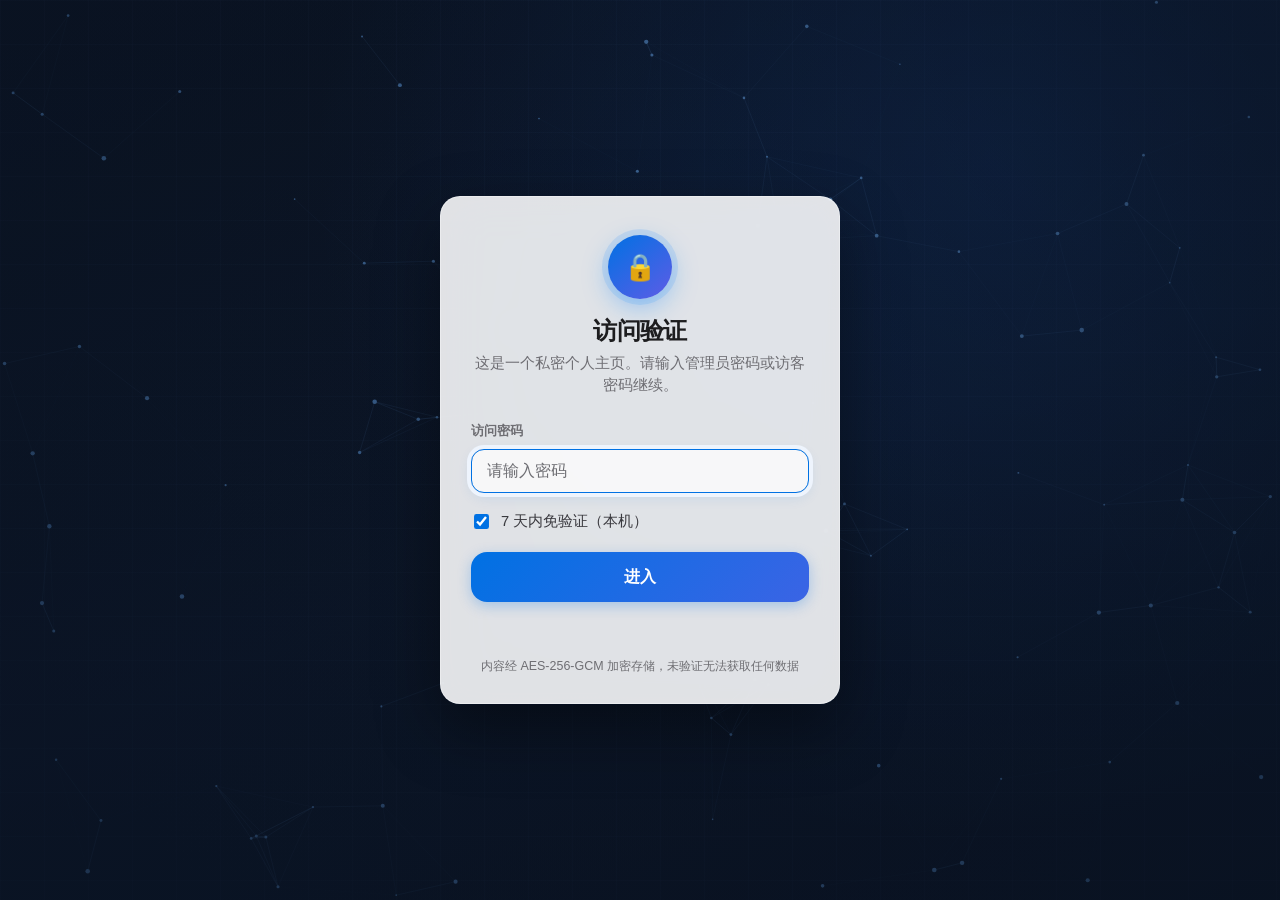
<file: index.html>
<!DOCTYPE html>
<html lang="zh-CN" data-theme="light">
<head>
<meta charset="UTF-8" />
<meta name="viewport" content="width=device-width, initial-scale=1, viewport-fit=cover" />
<title>个人主页 · 访问验证</title>
<meta name="description" content="个人主页私密空间，需要访问密码。请输入管理员或访客密码后浏览完整内容。" />
<meta name="keywords" content="个人主页,简历,作品集,成长经历" />
<meta name="robots" content="index, follow" />
<meta name="theme-color" content="#ffffff" />
<meta property="og:type" content="website" />
<meta property="og:title" content="个人主页 · 访问验证" />
<meta property="og:description" content="个人主页私密空间，需要访问密码。" />
<link rel="icon" href="data:image/svg+xml,%3Csvg xmlns='http://www.w3.org/2000/svg' viewBox='0 0 100 100'%3E%3Ctext y='.9em' font-size='90'%3E%F0%9F%94%92%3C/text%3E%3C/svg%3E" />
<link rel="stylesheet" href="./assets/css/style.css?v=20260824b" />
</head>
<body>
<div id="app" class="app-root">
  <div class="boot-loading"><span class="spinner"></span><p>正在加载…</p></div>
</div>
<button id="backToTop" class="back-to-top" type="button" title="回到顶部" aria-label="回到顶部" hidden>↑</button>
<div class="side-deco side-l" aria-hidden="true"><canvas id="sideRainL"></canvas></div>
<div class="side-deco side-r" aria-hidden="true"><canvas id="sideRainR"></canvas></div>
<div id="toastHost" class="toast-host" aria-live="polite"></div>
<script type="module" src="./assets/js/app.js?v=20260824b"></script>
<noscript>
  <div style="padding:40px;text-align:center;font-family:sans-serif">
    本站需要启用 JavaScript 才能进行访问验证。
  </div>
</noscript>
</body>
</html>
</file>
<file: assets/css/style.css>
@charset "UTF-8";

/* ============================================================
   个人主页 · 全局样式（Apple 风 + 深蓝封面，参考 zzy420328.github.io）
   ============================================================ */

:root {
  --brand: #0071e3;
  --brand-soft: #eef4fd;
  --brand-strong: #0058b0;
  --bg: #f5f5f7;
  --bg-elev: #ffffff;
  --bg-sunken: #ececf0;
  --ink: #1d1d1f;
  --fill: rgba(0, 0, 0, 0.05);
  --fill-strong: rgba(0, 0, 0, 0.09);
  --text: #1d1d1f;
  --text-soft: #3a3a3f;
  --muted: #6e6e73;
  --border: rgba(0, 0, 0, 0.08);
  --danger: #d63031;
  --success: #1f8a4c;
  --warning: #c77700;
  --accent: #5e5ce6;
  --teal: #00a5a5;
  --amber: #c77700;
  --radius: 20px;
  --radius-sm: 14px;
  --shadow: 0 4px 16px rgba(0, 0, 0, 0.05), 0 16px 40px rgba(0, 0, 0, 0.06);
  --shadow-sm: 0 2px 10px rgba(0, 0, 0, 0.04);
  --shadow-hover: 0 8px 24px rgba(0, 0, 0, 0.08), 0 20px 48px rgba(0, 0, 0, 0.08);
  --maxw: 1080px;
  --nav-h: 64px;
  --font: -apple-system, BlinkMacSystemFont, "SF Pro Display", "SF Pro Text",
    "PingFang SC", "HarmonyOS Sans SC", "MiSans", "Microsoft YaHei",
    "Helvetica Neue", Arial, sans-serif;
  --mono: ui-monospace, "SF Mono", SFMono-Regular, Menlo, Consolas, monospace;
}

* { box-sizing: border-box; }

html { scroll-behavior: smooth; -webkit-text-size-adjust: 100%; }

body {
  margin: 0;
  font-family: var(--font);
  background: var(--bg);
  color: var(--text);
  line-height: 1.7;
  font-size: 16px;
  letter-spacing: 0;
  -webkit-font-smoothing: antialiased;
  text-rendering: optimizeLegibility;
  transition: background-color .25s ease, color .25s ease;
}

/* ---------- 每页专属动态背景 ---------- */

body::before {
  content: "";
  position: fixed; inset: 0;
  z-index: -1;
  pointer-events: none;
  background-image: var(--page-glow, none);
  background-size: 190% 190%;
  animation: bgDrift 30s ease-in-out infinite alternate;
}
@keyframes bgDrift {
  from { background-position: 0% 0%; }
  to { background-position: 100% 100%; }
}

/* 简历页 · 学术蓝 */
body[data-page="resume"] { --page-glow:
  radial-gradient(58% 48% at 14% 0%, color-mix(in srgb, #0071e3 14%, var(--bg)), transparent 70%),
  radial-gradient(50% 44% at 88% 16%, color-mix(in srgb, #5e5ce6 11%, var(--bg)), transparent 70%);
}
/* 实习经历页 · 靛青旅程 */
body[data-page="timeline"] { --page-glow:
  radial-gradient(56% 46% at 84% 0%, color-mix(in srgb, #5e5ce6 14%, var(--bg)), transparent 70%),
  radial-gradient(48% 42% at 10% 22%, color-mix(in srgb, #00a5a5 11%, var(--bg)), transparent 70%);
}
/* 项目经历页 · 琥珀创造 */
body[data-page="about"] { --page-glow:
  radial-gradient(56% 46% at 20% 0%, color-mix(in srgb, #c77700 12%, var(--bg)), transparent 70%),
  radial-gradient(46% 40% at 85% 20%, color-mix(in srgb, #d64545 9%, var(--bg)), transparent 70%);
}
/* 联系页 · 青色通讯 */
body[data-page="contact"] { --page-glow:
  radial-gradient(58% 48% at 50% 0%, color-mix(in srgb, #00a5a5 13%, var(--bg)), transparent 72%);
}
/* 搜索页 · 紫罗兰 */
body[data-page="search"] { --page-glow:
  radial-gradient(52% 46% at 82% 0%, color-mix(in srgb, #af52de 11%, var(--bg)), transparent 70%);
}
/* 文章页 · 静谧蓝灰 */
body[data-page="post"] { --page-glow:
  radial-gradient(50% 42% at 16% 0%, color-mix(in srgb, #0071e3 10%, var(--bg)), transparent 70%);
}
/* 404 · 活泼双色调 */
body[data-page="404"] { --page-glow:
  radial-gradient(50% 44% at 20% 10%, color-mix(in srgb, #af52de 13%, var(--bg)), transparent 70%),
  radial-gradient(50% 44% at 80% 80%, color-mix(in srgb, #ff9f0a 12%, var(--bg)), transparent 70%);
}
/* 项目作品集 · 玫瑰 */
body[data-page="works"] { --page-glow:
  radial-gradient(52% 44% at 80% 0%, color-mix(in srgb, #ff375f 10%, var(--bg)), transparent 70%);
}

a { color: var(--brand); text-decoration: none; }
a:active { opacity: .55; }
img { max-width: 100%; }
h1, h2, h3, h4 { line-height: 1.2; font-weight: 700; color: var(--text); letter-spacing: -0.022em; }
h1 { font-size: 1.9rem; margin: 0 0 .5em; }
h2 { font-size: 1.35rem; margin: 1.7em 0 .7em; }
h3 { font-size: 1.1rem; margin: 1.4em 0 .5em; }
p { margin: 0 0 1em; }
hr { border: none; border-top: 1px solid var(--border); margin: 1.8em 0; }
.muted { color: var(--muted); }
.text-soft { color: var(--text-soft); }
.center { text-align: center; }
.hidden { display: none !important; }

/* ---------- 动效基础 ---------- */

@keyframes fadeUp { from { opacity: 0; transform: translateY(22px); } to { opacity: 1; transform: none; } }
@keyframes popIn { from { opacity: 0; transform: scale(.86); } to { opacity: 1; transform: scale(1); } }
@keyframes floatSlow { 0%, 100% { transform: translateY(0); } 50% { transform: translateY(-7px); } }

/* ---------- 通用组件 ---------- */

.btn {
  position: relative;
  display: inline-flex;
  align-items: center;
  justify-content: center;
  gap: 6px;
  padding: 10px 20px;
  border-radius: 980px;
  border: none;
  background: var(--fill);
  color: var(--text);
  font-size: .94rem;
  font-weight: 600;
  font-family: inherit;
  cursor: pointer;
  overflow: hidden;
  transition: transform .2s cubic-bezier(.2, .8, .3, 1), box-shadow .25s ease, background-color .2s ease, opacity .15s ease;
  white-space: nowrap;
  -webkit-tap-highlight-color: transparent;
}
.btn:hover { background: var(--fill-strong); text-decoration: none; transform: translateY(-1px); box-shadow: 0 6px 18px rgba(0, 0, 0, 0.1); }
.btn:active { transform: translateY(0) scale(.97); opacity: .8; }
.btn:disabled { opacity: .4; cursor: not-allowed; transform: none; box-shadow: none; }
.btn-primary {
  background: linear-gradient(135deg, var(--brand) 0%, #5e5ce6 100%);
  background-size: 160% 160%;
  color: #fff;
  box-shadow: 0 4px 14px rgba(0, 113, 227, 0.28);
}
.btn-primary::after {
  content: ""; position: absolute; top: 0; left: -90%;
  width: 45%; height: 100%;
  background: linear-gradient(105deg, transparent, rgba(255, 255, 255, 0.38), transparent);
  transform: skewX(-20deg);
  transition: left .65s ease;
  pointer-events: none;
}
.btn-primary:hover {
  background-position: 95% 100%;
  color: #fff;
  box-shadow: 0 8px 24px rgba(0, 113, 227, 0.42);
}
.btn-primary:hover::after { left: 140%; }
.btn-danger {
  color: var(--danger);
  background: linear-gradient(180deg, transparent, color-mix(in srgb, var(--danger) 5%, transparent));
}
.btn-danger:hover {
  background: color-mix(in srgb, var(--danger) 12%, transparent);
  box-shadow: 0 6px 18px color-mix(in srgb, var(--danger) 22%, transparent);
}
.btn-sm { padding: 6px 14px; font-size: .84rem; }
.btn-sm::after { display: none; }
.btn-block { width: 100%; padding: 14px 18px; border-radius: 16px; font-size: 1.02rem; font-weight: 600; }

input[type="text"], input[type="password"], input[type="number"],
input[type="date"], input[type="url"], input[type="email"], select, textarea {
  width: 100%;
  padding: 12px 15px;
  border: 1px solid var(--border);
  border-radius: 13px;
  background: var(--bg-elev);
  color: var(--text);
  font-family: inherit;
  font-size: 1rem;
  transition: box-shadow .22s ease, border-color .22s ease, transform .18s ease;
}
input:hover, select:hover, textarea:hover { border-color: color-mix(in srgb, var(--brand) 35%, var(--border)); }
input::placeholder, textarea::placeholder { color: var(--muted); }
textarea { resize: vertical; min-height: 96px; line-height: 1.7; }
textarea.mono { font-family: var(--mono); font-size: .9rem; }
input:focus, select:focus, textarea:focus {
  outline: none;
  border-color: var(--brand);
  box-shadow: 0 0 0 4px var(--brand-soft), 0 4px 14px rgba(0, 113, 227, 0.12);
}

.field { margin-bottom: 16px; }
.field > label { display: block; font-size: .82rem; font-weight: 600; margin-bottom: 7px; color: var(--muted); }
.field .hint { font-size: .8rem; color: var(--muted); margin-top: 6px; padding: 0 2px; }
.grid-2 { display: grid; grid-template-columns: 1fr 1fr; gap: 0 16px; }

.card {
  background: var(--bg-elev);
  border: none;
  border-radius: var(--radius);
  padding: 26px 28px;
  box-shadow: var(--shadow-sm);
}

.tag {
  display: inline-block;
  padding: 7px 14px;
  border-radius: 12px;
  background: var(--fill);
  color: var(--text-soft);
  font-size: .82rem;
  font-weight: 600;
  line-height: 1.5;
  margin: 0 8px 8px 0;
  border: 1px solid transparent;
  transition: transform .18s ease, background-color .2s ease, border-color .2s ease, box-shadow .2s ease;
}
.tag:hover {
  transform: translateY(-2px);
  background: var(--brand-soft);
  border-color: color-mix(in srgb, var(--brand) 24%, transparent);
  color: var(--brand-strong);
  box-shadow: 0 4px 12px rgba(0, 113, 227, 0.14);
}
.tag-plain { background: transparent; color: var(--muted); padding: 2px 0; }
.tag-plain:hover { transform: none; background: transparent; border-color: transparent; color: var(--muted); box-shadow: none; }

.badge {
  display: inline-block;
  padding: 3px 11px;
  border-radius: 980px;
  font-size: .74rem;
  font-weight: 700;
  background: var(--fill);
  color: var(--muted);
}
.badge-draft { color: var(--warning); background: color-mix(in srgb, var(--warning) 14%, transparent); }
.badge-lock { color: var(--danger); background: color-mix(in srgb, var(--danger) 12%, transparent); }

.empty { text-align: center; padding: 60px 16px; color: var(--muted); font-size: .95rem; }

.spinner {
  display: inline-block;
  width: 18px; height: 18px;
  border: 2px solid var(--border);
  border-top-color: var(--brand);
  border-radius: 50%;
  animation: spin .7s linear infinite;
  vertical-align: -3px;
}
@keyframes spin { to { transform: rotate(360deg); } }

.boot-loading { display: flex; flex-direction: column; align-items: center; justify-content: center; min-height: 70vh; gap: 12px; color: var(--muted); }

/* ---------- 登录 / 初始化（科技风粒子背景） ---------- */

.gate {
  position: relative;
  min-height: 100vh;
  display: flex;
  align-items: center;
  justify-content: center;
  padding: 32px 18px;
  background:
    linear-gradient(rgba(120, 170, 255, 0.045) 1px, transparent 1px),
    linear-gradient(90deg, rgba(120, 170, 255, 0.045) 1px, transparent 1px),
    radial-gradient(circle at 78% 18%, rgba(23, 78, 166, 0.35), transparent 55%),
    linear-gradient(160deg, #0b1220 0%, #0e1a2e 55%, #091323 100%);
  background-size: 44px 44px, 44px 44px, auto, auto;
  overflow: hidden;
}
.gate-canvas {
  position: absolute; inset: 0;
  width: 100%; height: 100%;
  opacity: 0;
  animation: gateCanvasIn 1.2s ease both;
}
@keyframes gateCanvasIn { to { opacity: 1; } }
.gate-veil {
  position: absolute; inset: 0;
  background:
    radial-gradient(circle at 50% 42%, transparent 8%, rgba(9, 19, 35, 0.5) 82%),
    linear-gradient(180deg, rgba(10, 18, 32, 0.35) 0%, rgba(9, 16, 30, 0.55) 100%);
}
.gate-box {
  position: relative; z-index: 1;
  width: 100%;
  max-width: 400px;
  background: color-mix(in srgb, var(--bg-elev) 88%, transparent);
  backdrop-filter: blur(22px) saturate(160%);
  -webkit-backdrop-filter: blur(22px) saturate(160%);
  border: 1px solid rgba(255, 255, 255, 0.35);
  border-radius: var(--radius);
  padding: 38px 30px 26px;
  text-align: center;
  box-shadow: 0 24px 64px rgba(0, 0, 0, 0.4);
  animation: popIn .5s cubic-bezier(.2, .8, .3, 1) both;
}
.gate-box.wide { max-width: 540px; text-align: left; }
.gate-box .field, .gate-box .grid-2 { text-align: left; }
.gate-box input, .gate-box select, .gate-box textarea {
  background: color-mix(in srgb, var(--bg-elev) 75%, transparent);
}
@keyframes rise { from { opacity: 0; transform: translateY(12px); } }
.gate-logo {
  width: 64px; height: 64px; border-radius: 50%;
  display: flex; align-items: center; justify-content: center;
  background: linear-gradient(140deg, var(--brand), var(--accent));
  color: #fff; font-size: 26px; margin: 0 auto 18px;
  box-shadow: 0 0 0 6px rgba(10, 132, 255, 0.12), 0 8px 26px rgba(10, 132, 255, 0.35);
  animation: floatSlow 5s ease-in-out infinite;
}
.gate-box.wide .gate-logo { margin-left: 0; }
.gate h1 { font-size: 1.5rem; margin-bottom: 6px; letter-spacing: -0.03em; }
.gate .sub { color: var(--muted); font-size: .92rem; margin-bottom: 24px; line-height: 1.5; }
.gate-msg { font-size: .88rem; margin: 12px 0 0; min-height: 20px; }
.gate-msg.error { color: var(--danger); }
.gate-msg.ok { color: var(--success); }
.gate-foot { margin-top: 22px; font-size: .78rem; color: var(--muted); text-align: center; }
.remember {
  display: flex; align-items: center; gap: 10px;
  font-size: .92rem; color: var(--text-soft);
  margin: 4px 0 18px; text-align: left; cursor: pointer;
}
.remember input { width: auto; accent-color: var(--brand); transform: scale(1.15); }

/* ---------- 导航栏（成电蓝学术风） ---------- */

:root {
  --nav-ink: #003366;          /* 成电蓝 */
  --nav-ink-soft: #33517a;
  --nav-line: rgba(0, 51, 102, 0.14);
  --nav-accent: #003366;
}

/* ---------- 导航栏（深蓝科技底 + 流光） ---------- */

.nav {
  position: sticky;
  top: 0;
  z-index: 50;
  background: linear-gradient(135deg, rgba(0, 38, 76, 0.96) 0%, rgba(8, 58, 118, 0.94) 55%, rgba(10, 74, 143, 0.92) 100%);
  backdrop-filter: saturate(160%) blur(16px);
  -webkit-backdrop-filter: saturate(160%) blur(16px);
  border-bottom: 1px solid rgba(255, 255, 255, 0.1);
  transition: box-shadow .3s ease;
}
/* 底部流光线：青白渐变缓慢扫过 */
.nav::after {
  content: ""; position: absolute;
  left: 0; right: 0; bottom: -1px; height: 2px;
  background: linear-gradient(90deg, transparent 0%, #2c6fd1 30%, #7fd8ff 50%, #2c6fd1 70%, transparent 100%);
  background-size: 50% 100%;
  background-repeat: no-repeat;
  animation: navGlow 7s linear infinite;
  opacity: 0;
  transition: opacity .3s ease;
  pointer-events: none;
}
.nav.scrolled { box-shadow: 0 8px 28px rgba(0, 20, 50, 0.35); }
.nav.scrolled::after { opacity: 0.9; }
@keyframes navGlow {
  0% { background-position: -60% 0; }
  100% { background-position: 160% 0; }
}

.nav-inner {
  max-width: var(--maxw);
  height: 64px;
  margin: 0 auto;
  padding: 0 22px;
  display: flex;
  align-items: center;
  gap: 18px;
  transition: height .3s cubic-bezier(.2, .8, .3, 1);
}
.nav.scrolled .nav-inner { height: 52px; }
/* 遛狗小人：人慢跑 + 狗小碎步 + 摇尾（悬停加速） */
.runners { display: flex; align-items: center; flex: none; }
.runner.walk-scene {
  width: 62px; height: 31px;
  color: #7fd8ff;
}
.runner-head { fill: currentColor; }
.runner line, .dog line { stroke-linecap: round; }
.runner line { stroke: currentColor; stroke-width: 3.1; }
.leash { stroke: rgba(191, 224, 255, 0.75); stroke-width: 1.4; stroke-dasharray: 0; }
.dog { color: #b8e2ff; }
.dog line { stroke: currentColor; stroke-width: 2.6; }
.dog-head { fill: #b8e2ff; }
.dog-tail { transform-box: view-box; transform-origin: 57.5px 24.5px; animation: tailWag .45s ease-in-out infinite alternate; }
.dog { animation: dogBob .75s ease-in-out infinite; }
@keyframes tailWag { from { transform: rotate(-24deg); } to { transform: rotate(18deg); } }
@keyframes dogBob { 0%, 100% { transform: translateY(0); } 50% { transform: translateY(-0.8px); } }
/* 人：慢跑节奏 */
.runner .limb { transform-box: view-box; }
.runner .arm-a, .runner .leg-b { transform-origin: 19px 13px; animation: limbA 1.15s ease-in-out infinite; }
.runner .arm-b, .runner .leg-a { transform-origin: 19px 13px; animation: limbB 1.15s ease-in-out infinite; }
.runner .leg-a, .runner .leg-b { transform-origin: 17px 24px; }
.runner .leg-a .shin { transform-origin: 12px 31px; animation: shinA 1.15s ease-in-out infinite; }
.runner .leg-b .shin { transform-origin: 23px 30px; animation: shinB 1.15s ease-in-out infinite; }
@keyframes limbA { 0% { transform: rotate(24deg); } 100% { transform: rotate(-24deg); } }
@keyframes limbB { 0% { transform: rotate(-24deg); } 100% { transform: rotate(24deg); } }
@keyframes shinA { 0% { transform: rotate(26deg); } 100% { transform: rotate(2deg); } }
@keyframes shinB { 0% { transform: rotate(2deg); } 100% { transform: rotate(26deg); } }
/* 狗：对角步态小碎步（前后对角腿同组） */
.dog .dla, .dog .dld { transform-box: view-box; transform-origin: 78px 25.5px; animation: dogLimbA .52s ease-in-out infinite; }
.dog .dlb, .dog .dlc { transform-box: view-box; transform-origin: 59px 25.5px; animation: dogLimbB .52s ease-in-out infinite; }
@keyframes dogLimbA { 0% { transform: rotate(20deg); } 100% { transform: rotate(-20deg); } }
@keyframes dogLimbB { 0% { transform: rotate(-20deg); } 100% { transform: rotate(20deg); } }
.runner.walk-scene { animation: humanHop 1.15s ease-in-out infinite; }
@keyframes humanHop { 0%, 100% { transform: translateY(0); } 50% { transform: translateY(-0.7px); } }
.nav-inner:hover .runner .limb, .nav-inner:hover .runner .shin { animation-duration: .55s; }
.nav-inner:hover .dog-limb { animation-duration: .3s; }
.nav-inner:hover .dog-tail { animation-duration: .22s; }

.nav-brand {
  display: inline-flex; align-items: center; gap: 10px;
  letter-spacing: -0.02em; white-space: nowrap;
  color: #fff;
}
.nav-brand:hover { text-decoration: none; }
.brand-mark {
  display: grid; place-items: center;
  width: 36px; height: 36px; border-radius: 50%;
  background: linear-gradient(140deg, #2c6fd1, #5e9bd6);
  color: #fff; font-size: 16px; font-weight: 700; flex: none;
  box-shadow: 0 3px 12px rgba(46, 140, 255, 0.45);
  transition: transform .35s cubic-bezier(.2, .8, .3, 1), box-shadow .3s ease;
  animation: brandBreath 3.2s ease-in-out infinite;
}
@keyframes brandBreath {
  0%, 100% { box-shadow: 0 3px 12px rgba(46, 140, 255, 0.45), 0 0 0 0 rgba(127, 216, 255, 0.4); }
  50% { box-shadow: 0 3px 16px rgba(46, 140, 255, 0.55), 0 0 0 8px rgba(127, 216, 255, 0); }
}

.nav-brand:hover .brand-mark { transform: rotate(10deg) scale(1.06); }
.brand-text { display: flex; flex-direction: column; justify-content: center; line-height: 1.25; }
.brand-text b { font-size: 17px; font-weight: 700; color: #fff; }
.brand-text small {
  font-size: 9.5px; font-weight: 600; letter-spacing: .08em;
  color: rgba(255, 255, 255, 0.6); text-transform: uppercase;
}
.nav-links { display: flex; align-items: center; gap: 2px; margin-left: 8px; flex: 1; overflow-x: auto; scrollbar-width: none; }
.nav-links::-webkit-scrollbar { display: none; }
.nav-links a {
  position: relative;
  padding: 8px 13px;
  border-radius: 8px;
  color: rgba(255, 255, 255, 0.82);
  font-size: .92rem;
  font-weight: 500;
  white-space: nowrap;
  transition: background-color .2s ease, color .2s ease;
}
/* 下划线：悬停从中间展开一半，当前页完全展开 */
.nav-links a::after {
  content: ""; position: absolute;
  left: 13px; right: 13px; bottom: 3px;
  height: 2.5px; border-radius: 2px;
  background: linear-gradient(90deg, #7fd8ff, #a8c8f0);
  transform: scaleX(0);
  transform-origin: center;
  transition: transform .3s cubic-bezier(.2, .8, .3, 1);
}
.nav-links a:hover { background: rgba(255, 255, 255, 0.1); color: #fff; text-decoration: none; }
.nav-links a:hover::after { transform: scaleX(0.5); }
.nav-links a.active { background: rgba(255, 255, 255, 0.12); color: #fff; font-weight: 700; }
.nav-links a.active::after { transform: scaleX(1); }
.nav-actions { display: flex; align-items: center; gap: 6px; }
.nav .icon-btn { color: rgba(255, 255, 255, 0.85); }
.nav .icon-btn:hover { background: rgba(255, 255, 255, 0.14); color: #fff; box-shadow: none; transform: translateY(-1px); }
.role-chip {
  font-size: .74rem; padding: 3px 10px; border-radius: 980px;
  background: rgba(255, 255, 255, 0.12); color: rgba(255, 255, 255, 0.8); border: none; font-weight: 600;
}
.role-chip.admin { background: rgba(127, 216, 255, 0.2); color: #cfeaff; }
.icon-btn {
  width: 34px; height: 34px;
  display: inline-flex; align-items: center; justify-content: center;
  border-radius: 50%; border: none;
  background: transparent; color: var(--text-soft);
  cursor: pointer; font-size: 15px; padding: 0;
  transition: background-color .2s ease, transform .2s cubic-bezier(.2, .8, .3, 1), box-shadow .2s ease;
}
.icon-btn:hover {
  background: var(--brand-soft);
  color: var(--brand-strong);
  transform: translateY(-1px) rotate(-6deg);
  box-shadow: 0 4px 12px rgba(0, 113, 227, 0.18);
}
.icon-btn:active { transform: scale(.9); }

.nav-toggle { display: none; }

/* ---------- 布局 ---------- */

.page {
  max-width: var(--maxw);
  margin: 0 auto;
  padding: 34px 22px 90px;
  animation: fade .3s cubic-bezier(.32, .72, 0, 1) both;
}
.page-narrow { max-width: 860px; }
.page-wide { max-width: var(--maxw); }
@keyframes fade { from { opacity: 0; transform: translateY(6px); } }

.page-head { margin-bottom: 30px; }
.page-head h1 { margin-bottom: 8px; font-size: clamp(30px, 4.6vw, 44px); font-weight: 700; letter-spacing: -0.03em; }
.page-head .desc { color: var(--muted); margin: 0; font-size: 17px; max-width: 720px; }

.crumbs { font-size: .84rem; color: var(--muted); margin-bottom: 14px; }
.crumbs a { color: var(--brand); }
.crumbs span { margin: 0 5px; opacity: .5; }
.crumbs b { font-weight: 500; }

/* 小节标签（eyebrow 风格） */
.section-title {
  display: flex; align-items: center; gap: 10px;
  font-size: 13px; font-weight: 700; text-transform: uppercase;
  letter-spacing: .08em; color: var(--brand);
  margin: 44px 0 16px;
}
.section-title::before {
  content: ""; width: 18px; height: 3px; border-radius: 2px; flex: none;
  background: var(--brand);
}
.section-title .edit-btn { margin-left: auto; text-transform: none; letter-spacing: 0; }

/* ---------- 首页 · 深蓝封面 ---------- */

.landing {
  position: relative;
  width: 100%;
  margin-top: calc(var(--nav-h) * -1);
  padding-top: var(--nav-h);
}
.landing-bg {
  position: relative;
  width: 100%;
  min-height: calc(100vh - var(--nav-h));
  min-height: calc(100svh - var(--nav-h));
  display: grid; place-items: center;
  overflow: hidden;
  text-align: center;
  padding: 72px 22px 96px;
  background-color: #2b3a4d;
  background-image:
    radial-gradient(circle at 22% 28%, rgba(94, 130, 176, 0.55), transparent 55%),
    radial-gradient(circle at 78% 72%, rgba(46, 74, 104, 0.6), transparent 58%),
    linear-gradient(160deg, #35506e 0%, #24354a 55%, #1b2735 100%);
}
.landing-video {
  position: absolute; inset: 0;
  width: 100%; height: 100%;
  object-fit: cover;
  transform: scale(1.04);
  opacity: 0;
  transition: opacity 1s ease;
}
.landing-video.is-ready { opacity: 1; }
.landing-veil {
  position: absolute; inset: 0;
  background:
    radial-gradient(circle at 50% 36%, rgba(27, 39, 53, 0.18), rgba(24, 34, 48, 0.6) 78%),
    linear-gradient(180deg, rgba(48, 52, 58, 0.5) 0%, rgba(38, 42, 48, 0.6) 45%, rgba(20, 27, 38, 0.84) 100%);
}
.landing-inner {
  position: relative; z-index: 1;
  display: flex; flex-direction: column; align-items: center;
  max-width: 640px;
  animation: floatSlow 7s 1.4s ease-in-out infinite;
}
.avatar-ring {
  position: relative; display: block;
  width: 168px; height: 168px;
  border-radius: 50%;
  padding: 5px;
  background: linear-gradient(150deg, rgba(255, 255, 255, 0.95), rgba(255, 255, 255, 0.45));
  box-shadow: 0 20px 50px rgba(0, 0, 0, 0.4);
  cursor: pointer;
  transition: transform .35s cubic-bezier(.2, .8, .3, 1), box-shadow .35s ease;
  color: inherit;
  animation: popIn .7s cubic-bezier(.2, .8, .3, 1) both;
}
.avatar-ring:hover {
  transform: translateY(-6px) scale(1.04);
  box-shadow: 0 28px 62px rgba(0, 0, 0, 0.48);
  text-decoration: none;
}
.avatar-hint {
  position: absolute; inset: 5px;
  display: grid; place-items: center;
  border-radius: 50%;
  background: rgba(0, 0, 0, 0.46);
  color: #fff;
  font-size: 15px; font-weight: 600; letter-spacing: .06em;
  opacity: 0;
  transition: opacity .3s ease;
}
.avatar-ring:hover .avatar-hint { opacity: 1; }
.avatar-ring img,
.avatar-fallback {
  width: 100%; height: 100%;
  border-radius: 50%;
}
.avatar-ring img { display: block; object-fit: cover; object-position: center 14%; background: #dfe4ea; }
.avatar-fallback {
  display: grid; place-items: center;
  background: linear-gradient(150deg, #dfe6ee, #b9c6d6);
  color: #33465c;
  font-size: 62px; font-weight: 700;
}
.landing h1 {
  margin: 30px 0 0;
  font-size: clamp(34px, 6.2vw, 60px);
  font-weight: 700;
  line-height: 1.14;
  color: #fff;
  letter-spacing: -0.03em;
  text-shadow: 0 2px 24px rgba(0, 0, 0, 0.32);
  animation: fadeUp .7s .12s cubic-bezier(.2, .8, .3, 1) both;
}
.landing-role {
  margin: 16px 0 0;
  font-size: clamp(16px, 2.4vw, 20px);
  color: rgba(255, 255, 255, 0.9);
  font-weight: 500;
  animation: fadeUp .7s .26s cubic-bezier(.2, .8, .3, 1) both;
}
.landing-contacts {
  display: flex; flex-wrap: wrap; justify-content: center;
  gap: 12px; margin-top: 34px;
  animation: fadeUp .7s .4s cubic-bezier(.2, .8, .3, 1) both;
}
.landing-contacts a {
  display: inline-flex; align-items: center; gap: 8px;
  padding: 11px 22px;
  border-radius: 980px;
  border: 1px solid rgba(255, 255, 255, 0.34);
  background: rgba(255, 255, 255, 0.14);
  backdrop-filter: blur(14px);
  -webkit-backdrop-filter: blur(14px);
  color: #fff;
  font-size: 15px;
  transition: background .25s ease, transform .25s ease, border-color .25s ease;
}
.landing-contacts a:hover {
  background: rgba(255, 255, 255, 0.26);
  border-color: rgba(255, 255, 255, 0.55);
  transform: translateY(-2px);
  text-decoration: none;
}
.landing-admin {
  position: absolute; top: calc(var(--nav-h) + 14px); right: 16px; z-index: 2;
}
.scroll-hint {
  position: absolute;
  left: 50%; bottom: 30px;
  transform: translateX(-50%);
  z-index: 1;
  display: flex; flex-direction: column; align-items: center; gap: 7px;
  color: rgba(255, 255, 255, 0.78);
  font-size: 12px; letter-spacing: .14em;
  animation: fadeUp .8s .8s ease both;
  cursor: pointer;
  padding: 10px 18px;
  border-radius: 980px;
  border: none;
  background: transparent;
  transition: color .25s ease, background-color .25s ease;
}
.scroll-hint:hover {
  color: #fff;
  background: rgba(255, 255, 255, 0.14);
  backdrop-filter: blur(10px);
  -webkit-backdrop-filter: blur(10px);
}
.scroll-hint::after {
  content: "";
  width: 20px; height: 20px;
  border-right: 2px solid currentColor;
  border-bottom: 2px solid currentColor;
  transform: rotate(45deg) translate(-3px, -3px);
  animation: nudge 1.9s ease-in-out infinite;
}
@keyframes nudge { 0%, 100% { opacity: 0.35; } 50% { opacity: 1; } }

/* 首页 · 封面下方区块 */
.nav-cards {
  display: grid;
  grid-template-columns: repeat(auto-fill, minmax(240px, 1fr));
  gap: 14px;
}
.nav-card {
  display: flex; align-items: center; gap: 14px;
  padding: 18px 20px;
  background: var(--bg-elev);
  border-radius: var(--radius);
  box-shadow: var(--shadow-sm);
  color: var(--text);
  position: relative;
  transition: transform .2s ease, box-shadow .2s ease;
}
.nav-card:hover { transform: translateY(-2px); box-shadow: var(--shadow-hover); text-decoration: none; }
.nav-card:active { transform: scale(.99); }
.nav-card .ic { font-size: 24px; width: 26px; text-align: center; flex: none; }
.nav-card .tx { min-width: 0; }
.nav-card h3 { margin: 0; font-size: 1.02rem; font-weight: 600; }
.nav-card p { margin: 0; font-size: .82rem; color: var(--muted); }
.nav-card::after {
  content: "\203A"; margin-left: auto; color: var(--muted);
  font-size: 1.4rem; line-height: 1; opacity: .55; font-weight: 300;
}

/* ---------- 简历 ---------- */

.group {
  background: var(--bg-elev);
  border-radius: var(--radius);
  overflow: hidden;
  margin-bottom: 10px;
  box-shadow: var(--shadow-sm);
}
.entry {
  position: relative;
  padding: 20px 26px;
  border: none;
  background: var(--bg-elev);
  margin-bottom: 0;
}
.entry + .entry::before {
  content: ""; position: absolute; left: 26px; right: 0; top: 0;
  height: 1px; background: var(--border);
}
.entry-head { display: flex; flex-wrap: wrap; align-items: baseline; gap: 10px; }
.entry-head h3 { margin: 0; font-size: 1.08rem; font-weight: 700; }
.entry-head .at { color: var(--text-soft); font-weight: 500; font-size: .92rem; }
.entry-head .period {
  margin-left: auto; color: var(--muted); font-size: .84rem;
  font-variant-numeric: tabular-nums;
  padding: 2px 12px; border-radius: 980px; background: var(--fill);
}
.entry .desc { margin: 8px 0 0; color: var(--text-soft); font-size: .94rem; }
.entry ul { margin: 8px 0 0; padding-left: 20px; color: var(--text-soft); font-size: .94rem; }
.entry ul li + li { margin-top: 6px; }

.skill-row { margin-bottom: 14px; }
.skill-row:last-child { margin-bottom: 0; }
.skill-row .name { display: flex; justify-content: space-between; font-size: .92rem; margin-bottom: 6px; }
.skill-bar { height: 6px; border-radius: 3px; background: var(--fill); overflow: hidden; }
.skill-bar > i {
  display: block; height: 100%; border-radius: 3px;
  background: linear-gradient(90deg, var(--brand-strong), var(--brand) 55%, var(--accent));
  transition: width .6s cubic-bezier(.32, .72, 0, 1);
}

/* ---------- 实习经历 · 时间轴 ---------- */

.exp-timeline { position: relative; display: grid; gap: 26px; }
.exp-item {
  display: grid;
  grid-template-columns: 132px 34px minmax(0, 1fr);
  align-items: stretch;
}
.exp-date { padding-top: 28px; padding-right: 18px; text-align: right; }
.exp-date strong { display: block; font-size: 19px; font-weight: 700; line-height: 1.3; }
.exp-date span { display: block; color: var(--muted); font-size: 14px; }
.exp-rail { position: relative; display: flex; justify-content: center; }
.exp-rail::before {
  content: ""; position: absolute; top: 0; bottom: -26px; width: 2px;
  background: linear-gradient(180deg, var(--brand), rgba(94, 92, 230, 0.25));
}
.exp-item:last-child .exp-rail::before { bottom: 0; }
.exp-dot {
  position: relative; z-index: 1;
  margin-top: 30px;
  width: 16px; height: 16px; border-radius: 50%;
  background: var(--brand);
  box-shadow: 0 0 0 5px rgba(0, 113, 227, 0.16);
  animation: dotPulse 2.6s ease-in-out infinite;
}
@keyframes dotPulse {
  0%, 100% { box-shadow: 0 0 0 5px rgba(0, 113, 227, 0.16); }
  50% { box-shadow: 0 0 0 9px rgba(0, 113, 227, 0.08); }
}
.exp-item.alt .exp-dot {
  background: var(--accent);
  box-shadow: 0 0 0 5px rgba(94, 92, 230, 0.16);
  animation: dotPulseAlt 2.6s ease-in-out infinite;
}
@keyframes dotPulseAlt {
  0%, 100% { box-shadow: 0 0 0 5px rgba(94, 92, 230, 0.16); }
  50% { box-shadow: 0 0 0 9px rgba(94, 92, 230, 0.08); }
}
.exp-card {
  margin-left: 18px;
  padding: 26px 30px;
  border-radius: var(--radius);
  background: var(--bg-elev);
  box-shadow: var(--shadow);
  border-top: 4px solid var(--brand);
}
.exp-item.alt .exp-card { border-top-color: var(--accent); }
.exp-card h3 { margin: 0 0 8px; font-size: 22px; font-weight: 700; }
.exp-org { display: flex; align-items: center; gap: 14px; margin-bottom: 14px; }
.exp-org-main { min-width: 0; flex: 1; }
.exp-org-main h3 { margin: 0 0 4px; }
.exp-org-main .meta { margin: 0; }

/* 机构徽标（全站浅色，单版本） */
.org-logo {
  height: 56px; width: auto; max-width: 190px;
  object-fit: contain;
  flex: none;
}

/* 教育背景校徽放大 */
.entry .org-logo { height: 80px; max-width: 340px; }
.org-logo-text {
  display: grid; place-items: center;
  width: 44px; height: 44px;
  background: #003366;
  color: #fff;
  font-size: 19px; font-weight: 700;
  border-radius: 12px;
}

.entry-head { align-items: center; }
.entry-main { flex: 1; min-width: 0; display: flex; align-items: baseline; gap: 10px; flex-wrap: wrap; }
.entry-line { display: flex; align-items: baseline; gap: 10px; flex-wrap: wrap; min-width: 0; }
.entry-main .period { margin-left: auto; }
.exp-card .meta { margin: 0 0 16px; color: var(--muted); font-size: 15px; }
.exp-degree {
  display: inline-block;
  margin-left: 10px;
  padding: 3px 12px;
  border-radius: 980px;
  background: var(--brand-soft);
  color: var(--brand-strong);
  font-size: 13px; font-weight: 700;
  vertical-align: middle;
}
.exp-item.alt .exp-degree { background: rgba(94, 92, 230, 0.14); color: var(--brand-strong); }
.exp-card ul { margin: 0; padding-left: 20px; }
.exp-card li { font-size: 15px; }
.exp-card li + li { margin-top: 8px; }
.chip-row { display: flex; flex-wrap: wrap; gap: 9px; margin-top: 18px; }
.chip {
  padding: 8px 14px;
  border-radius: 12px;
  background: var(--fill);
  font-size: 14px; font-weight: 600;
  color: var(--text-soft);
}

/* ---------- 项目经历 ---------- */

/* ---------- 项目经历（瀑布流：卡片按实际内容高度排列） ---------- */

.pj-grid { columns: 2; column-gap: 22px; }
.pj-grid > .pj-card {
  break-inside: avoid;
  margin-bottom: 22px;
}
.pj-card {
  display: flex; flex-direction: column;
  padding: 30px 32px;
  border-radius: var(--radius);
  background: var(--bg-elev);
  box-shadow: var(--shadow);
  transition: transform .2s ease, box-shadow .2s ease;
}
.pj-card:hover { transform: translateY(-2px); box-shadow: var(--shadow-hover); }
/* 每张卡片淡彩渐变背景 + 左侧色条（四色循环，文字保持深色清晰） */
.pj-card:nth-child(4n+1) {
  background: linear-gradient(155deg, rgba(0, 113, 227, 0.08), rgba(0, 113, 227, 0.015) 55%), #fff;
  border-left: 4px solid #0a84ff;
}
.pj-card:nth-child(4n+2) {
  background: linear-gradient(155deg, rgba(94, 92, 230, 0.08), rgba(94, 92, 230, 0.015) 55%), #fff;
  border-left: 4px solid #5e5ce6;
}
.pj-card:nth-child(4n+3) {
  background: linear-gradient(155deg, rgba(0, 165, 165, 0.08), rgba(0, 165, 165, 0.015) 55%), #fff;
  border-left: 4px solid #00a5a5;
}
.pj-card:nth-child(4n+4) {
  background: linear-gradient(155deg, rgba(199, 119, 0, 0.08), rgba(199, 119, 0, 0.015) 55%), #fff;
  border-left: 4px solid #c77700;
}
.pj-head {
  display: flex; justify-content: space-between; align-items: center; gap: 14px;
  margin-bottom: 16px;
  font-size: 14px; font-weight: 700;
}
.pj-head span { color: var(--muted); }
.pj-head strong {
  padding: 5px 14px;
  border-radius: 980px;
  background: var(--brand-soft);
  color: var(--brand-strong);
  white-space: nowrap;
}
.pj-card h2 { margin: 0 0 12px; font-size: 23px; font-weight: 700; }
.pj-card > p { margin: 0; color: var(--muted); font-size: 15px; }
.pj-card ul { margin: 16px 0 0; padding-left: 20px; font-size: 15px; color: var(--text-soft); }
.pj-card ul li + li { margin-top: 8px; }
.pj-foot {
  display: flex; flex-wrap: wrap; gap: 9px;
  margin-top: auto;
  padding-top: 22px;
}
.pj-foot span {
  padding: 9px 14px;
  border-radius: 12px;
  background: var(--brand-soft);
  color: var(--brand-strong);
  font-size: 13px; font-weight: 700;
}

/* ---------- 面试笔记（仅管理员） ---------- */

.note-btn {
  background: var(--brand-soft);
  color: var(--brand-strong);
  flex: none;
  margin-left: 8px;
}
.note-btn:hover { background: color-mix(in srgb, var(--brand) 18%, transparent); }
.note-btn.has { box-shadow: inset 0 0 0 1px color-mix(in srgb, var(--brand) 45%, transparent); }
.note-btn.has::after {
  content: "●";
  font-size: .55em;
  vertical-align: 2px;
  margin-left: 4px;
  color: var(--brand);
}
.pj-head { flex-wrap: wrap; }

/* ---------- 文章时间轴(最近更新/文章页) ---------- */

.filters {
  display: flex; gap: 4px; margin-bottom: 22px; padding: 4px;
  background: var(--fill); border-radius: 14px; overflow-x: auto;
}
.filters button {
  flex: 1; min-width: max-content;
  padding: 7px 15px; border-radius: 10px; border: none;
  background: transparent; color: var(--text); cursor: pointer;
  font-size: .87rem; font-family: inherit; font-weight: 600;
  transition: background-color .2s ease, color .2s ease, transform .15s ease, box-shadow .2s ease;
}
.filters button:hover { background: var(--fill-strong); }
.filters button:active { transform: scale(.96); }
.filters button.active {
  background: linear-gradient(135deg, var(--brand), var(--accent));
  color: #fff;
  box-shadow: 0 4px 14px rgba(0, 113, 227, 0.3);
}

.timeline { position: relative; background: transparent; border-radius: 0; overflow: visible; padding-left: 0; }
.tl-item { position: relative; margin-bottom: 0; }
.tl-card {
  display: block; position: relative;
  padding: 18px 24px;
  border-radius: var(--radius-sm);
  background: var(--bg-elev);
  box-shadow: var(--shadow-sm);
  border: none; color: var(--text);
  margin-bottom: 12px;
  transition: transform .2s ease, box-shadow .2s ease;
}
.tl-card:hover { transform: translateY(-2px); box-shadow: var(--shadow-hover); text-decoration: none; }
.tl-card::after { display: none; }
.tl-meta { display: flex; flex-wrap: wrap; align-items: center; gap: 8px; font-size: .8rem; color: var(--muted); margin-bottom: 4px; }
.tl-card h3 { margin: 0 0 4px; font-size: 1.04rem; font-weight: 700; }
.tl-card p { margin: 0; font-size: .9rem; color: var(--muted); overflow: hidden; text-overflow: ellipsis; display: -webkit-box; -webkit-line-clamp: 2; -webkit-box-orient: vertical; }

/* ---------- 文章 ---------- */

.article-head { border-bottom: 1px solid var(--border); padding-bottom: 18px; margin-bottom: 24px; }
.article-head h1 { margin-bottom: 12px; font-size: clamp(28px, 4.2vw, 40px); letter-spacing: -0.03em; }
.toc {
  background: var(--bg-elev);
  border-radius: var(--radius-sm); padding: 18px 22px; margin-bottom: 24px;
  box-shadow: var(--shadow-sm);
}
.toc strong { font-size: .78rem; text-transform: uppercase; letter-spacing: .08em; color: var(--muted); font-weight: 700; }
.toc ul { list-style: none; margin: 10px 0 0; padding: 0; font-size: .92rem; }
.toc li { margin: 6px 0; }
.toc li.lv3 { padding-left: 16px; }
.toc li.lv4 { padding-left: 32px; }

.md { font-size: 1.02rem; line-height: 1.75; }
.md h2 { font-size: 1.3rem; }
.md img { border-radius: var(--radius-sm); display: block; margin: 18px auto; }
.md blockquote {
  margin: 18px 0; padding: 2px 16px; border-left: 3px solid var(--border);
  color: var(--muted);
}
.md ul, .md ol { padding-left: 22px; }
.md li { margin: 4px 0; }
.md code {
  font-family: var(--mono); font-size: .86em; padding: 2px 7px;
  border-radius: 6px; background: var(--fill); color: var(--text);
}
.md table { width: 100%; border-collapse: collapse; margin: 18px 0; font-size: .92rem; display: block; overflow-x: auto; }
.md th, .md td { border-bottom: 1px solid var(--border); padding: 9px 12px; text-align: left; }
.md th { color: var(--muted); font-weight: 600; }
.md .anchor { opacity: 0; margin-left: 6px; font-size: .8em; text-decoration: none; }
.md h2:hover .anchor, .md h3:hover .anchor, .md h4:hover .anchor { opacity: .4; }

.code-block { position: relative; margin: 18px 0; }
.code-block pre {
  margin: 0; padding: 18px; overflow-x: auto; border-radius: var(--radius-sm);
  background: #1b2735; border: none;
}
.code-block code { background: none; padding: 0; color: #e5e5e7; font-size: .86rem; line-height: 1.6; font-family: var(--mono); }
.code-copy {
  position: absolute; top: 10px; right: 10px; padding: 3px 11px;
  font-size: .74rem; border-radius: 999px; border: none;
  background: rgba(120, 120, 128, .32); color: #f5f5f7; cursor: pointer; opacity: 0; transition: opacity .2s;
}
.code-block:hover .code-copy { opacity: 1; }
.code-lang { position: absolute; top: 13px; right: 80px; font-size: .72rem; color: #8e8e93; }
.tk-key { color: #ff7ab2; } .tk-str { color: #91d462; } .tk-com { color: #6c7986; }
.tk-num { color: #d0bf69; } .tk-fn { color: #6bb9ff; } .tk-tag { color: #ff8170; }

/* ---------- 项目作品集(works) ---------- */

.proj-grid { display: grid; grid-template-columns: repeat(auto-fill, minmax(280px, 1fr)); gap: 18px; }
.proj-card {
  background: var(--bg-elev); border: none;
  border-radius: var(--radius); overflow: hidden; display: flex; flex-direction: column;
  box-shadow: var(--shadow-sm);
  transition: transform .2s ease, box-shadow .2s ease;
}
.proj-card:hover { transform: translateY(-2px); box-shadow: var(--shadow-hover); }
.proj-cover { aspect-ratio: 16/9; background: var(--fill); object-fit: cover; width: 100%; }
.proj-body { padding: 18px 22px 22px; flex: 1; display: flex; flex-direction: column; }
.proj-body h3 { margin: 0 0 6px; font-size: 1.04rem; font-weight: 700; }
.proj-body p { font-size: .9rem; color: var(--muted); flex: 1; }

/* ---------- 联系方式 ---------- */

.contact-list { display: grid; grid-template-columns: repeat(auto-fill, minmax(300px, 1fr)); gap: 14px; }
.contact-item {
  display: flex; align-items: center; gap: 14px; padding: 18px 22px;
  border-radius: var(--radius-sm);
  background: var(--bg-elev);
  box-shadow: var(--shadow-sm);
  color: var(--text);
  transition: transform .2s ease, box-shadow .2s ease;
}
.contact-item:hover { transform: translateY(-2px); box-shadow: var(--shadow-hover); text-decoration: none; }
.contact-item .ic { font-size: 22px; width: 24px; text-align: center; }
.contact-item .k { font-size: .78rem; color: var(--muted); }
.contact-item .v { font-size: .95rem; word-break: break-all; }

/* ---------- 搜索 ---------- */

.search-box { position: relative; margin-bottom: 18px; }
.search-box input { border-radius: 14px; padding: 13px 16px; }
.search-results { display: flex; flex-direction: column; gap: 10px; }

/* ---------- 404 ---------- */

.page-404 { text-align: center; padding-top: 18vh; }
.err-code { font-size: 5rem; font-weight: 700; color: var(--muted); line-height: 1; opacity: .3; letter-spacing: -0.04em; }

/* ---------- 管理后台 ---------- */

.admin-layout { display: grid; grid-template-columns: 180px 1fr; gap: 24px; align-items: start; }
.admin-menu {
  position: sticky; top: calc(var(--nav-h) + 16px);
  display: flex; flex-direction: column; gap: 3px;
  padding: 8px;
  background: var(--bg-elev);
  border-radius: var(--radius-sm);
  box-shadow: var(--shadow-sm);
}
.admin-menu button {
  text-align: left; padding: 9px 14px; border-radius: 10px; border: none;
  background: transparent; color: var(--text); cursor: pointer; font-family: inherit; font-size: .93rem; font-weight: 500;
  transition: background-color .15s ease, color .15s ease;
}
.admin-menu button:hover { background: var(--fill); transform: translateX(2px); }
.admin-menu button.active {
  background: linear-gradient(135deg, var(--brand), var(--accent));
  color: #fff; font-weight: 600;
  box-shadow: 0 4px 14px rgba(0, 113, 227, 0.3);
}

.publish-bar {
  position: sticky; top: calc(var(--nav-h) + 10px); z-index: 20;
  display: flex; flex-wrap: wrap; align-items: center; gap: 8px;
  padding: 12px 16px; margin-bottom: 18px;
  background: color-mix(in srgb, var(--bg-elev) 88%, transparent);
  backdrop-filter: saturate(180%) blur(20px);
  -webkit-backdrop-filter: saturate(180%) blur(20px);
  border: 1px solid var(--border);
  border-radius: var(--radius-sm);
  box-shadow: var(--shadow-sm);
}
.publish-bar .status { font-size: .84rem; color: var(--muted); flex: 1; min-width: 150px; }
.publish-bar .status.dirty { color: var(--warning); }

.repeat-item {
  border: 1px solid var(--border); border-radius: var(--radius-sm);
  padding: 16px 18px; margin-bottom: 12px; background: var(--bg-elev);
}
.repeat-head { display: flex; align-items: center; gap: 8px; margin-bottom: 12px; }
.repeat-head .t { font-weight: 700; font-size: .95rem; flex: 1; }
.list-row {
  display: flex; align-items: center; gap: 12px; padding: 13px 18px;
  border: 1px solid var(--border); border-radius: var(--radius-sm);
  background: var(--bg-elev); margin-bottom: 10px; color: var(--text);
  box-shadow: var(--shadow-sm);
  transition: transform .15s ease, box-shadow .15s ease;
}
.list-row:hover { transform: translateY(-1px); box-shadow: var(--shadow-hover); }
.list-row .t { flex: 1; min-width: 0; }
.list-row .t b { display: block; font-size: .96rem; font-weight: 600; overflow: hidden; text-overflow: ellipsis; white-space: nowrap; }
.list-row .t small { color: var(--muted); font-size: .8rem; }

.editor-split { display: grid; grid-template-columns: 1fr 1fr; gap: 12px; }
.editor-split .preview {
  border: 1px solid var(--border); border-radius: 13px;
  padding: 16px 20px; background: var(--bg-sunken); overflow: auto; max-height: 560px;
}
.md-toolbar { display: flex; flex-wrap: wrap; gap: 6px; margin-bottom: 8px; }
.md-toolbar button {
  padding: 5px 13px; font-size: .8rem; border-radius: 999px;
  border: none; background: var(--fill); color: var(--text-soft);
  font-weight: 600; cursor: pointer; font-family: inherit;
}
.md-toolbar button:hover { background: var(--fill-strong); }

.modal-mask {
  position: fixed; inset: 0; z-index: 200; background: rgba(15, 23, 36, .5);
  display: flex; align-items: center; justify-content: center; padding: 20px;
  animation: fade .22s ease both; backdrop-filter: blur(4px);
}
.modal {
  width: 100%; max-width: 680px; max-height: 88vh; overflow: auto;
  background: var(--bg-elev); border-radius: var(--radius); box-shadow: 0 24px 70px rgba(0, 0, 0, 0.3);
  padding: 26px 28px; border: 1px solid var(--border);
  animation: modalIn .38s cubic-bezier(.2, .9, .3, 1.15) both;
}
@keyframes modalIn {
  from { opacity: 0; transform: translateY(26px) scale(.96); }
  to { opacity: 1; transform: none; }
}
.modal-head { display: flex; align-items: center; margin-bottom: 18px; }
.modal-head h2 { margin: 0; font-size: 1.15rem; flex: 1; }
.modal-foot { display: flex; justify-content: flex-end; gap: 10px; margin-top: 20px; }

.toast-host { position: fixed; right: 16px; bottom: 16px; z-index: 300; display: flex; flex-direction: column; gap: 8px; }
.toast {
  padding: 13px 19px; border-radius: 14px;
  background: color-mix(in srgb, var(--bg-elev) 92%, transparent);
  backdrop-filter: saturate(180%) blur(20px);
  -webkit-backdrop-filter: saturate(180%) blur(20px);
  border: 1px solid var(--border);
  border-left: 3px solid var(--brand);
  box-shadow: var(--shadow); font-size: .9rem;
  animation: toastIn .32s cubic-bezier(.2, .9, .3, 1.1) both; max-width: 320px;
}
.toast.err { border-left-color: var(--danger); }
.toast.ok { border-left-color: var(--success); }
@keyframes toastIn {
  from { opacity: 0; transform: translateX(30px) scale(.96); }
  to { opacity: 1; transform: none; }
}

.back-to-top {
  position: fixed; right: 16px; bottom: 16px; z-index: 60;
  width: 42px; height: 42px; border-radius: 50%;
  border: 1px solid var(--border);
  background: color-mix(in srgb, var(--bg-elev) 90%, transparent);
  backdrop-filter: saturate(180%) blur(20px);
  -webkit-backdrop-filter: saturate(180%) blur(20px);
  color: var(--brand);
  cursor: pointer; font-size: 17px; box-shadow: var(--shadow-sm);
  transition: transform .2s cubic-bezier(.2, .8, .3, 1), box-shadow .2s ease, background-color .2s ease;
}
.back-to-top:hover {
  transform: translateY(-3px);
  background: var(--brand);
  border-color: var(--brand);
  color: #fff;
  box-shadow: 0 8px 22px rgba(0, 113, 227, 0.38);
}
.back-to-top:active { transform: scale(.9); }

.footer {
  max-width: var(--maxw); margin: 0 auto;
  text-align: center; padding: 26px 22px 42px;
  color: var(--muted); font-size: .8rem;
  border-top: 1px solid var(--border);
}

/* ---------- 简历版本管理 ---------- */

.badge.status-none { color: var(--muted); background: var(--fill); }
.badge.status-applied { color: var(--brand-strong); background: var(--brand-soft); }
.badge.status-interview { color: var(--warning); background: color-mix(in srgb, var(--warning) 16%, transparent); }
.badge.status-closed { color: var(--success); background: color-mix(in srgb, var(--success) 16%, transparent); }
.badge-applied { color: var(--accent); background: rgba(94, 92, 230, 0.14); }

.ver-head { display: flex; align-items: flex-start; justify-content: space-between; gap: 14px; flex-wrap: wrap; }
.ver-stats { display: flex; flex-wrap: wrap; gap: 8px; margin: 16px 0 18px; }
.ver-stat {
  display: inline-flex; align-items: center; gap: 7px;
  padding: 7px 15px; border-radius: 980px; border: none;
  background: var(--fill); color: var(--text-soft);
  font-family: inherit; font-size: .86rem; font-weight: 600; cursor: pointer;
  transition: background-color .15s ease, color .15s ease;
}
.ver-stat b { font-weight: 700; font-variant-numeric: tabular-nums; }
.ver-stat .dot { width: 7px; height: 7px; border-radius: 50%; background: var(--muted); }
.ver-stat .dot.s-applied { background: var(--brand); }
.ver-stat .dot.s-interview { background: var(--warning); }
.ver-stat .dot.s-closed { background: var(--success); }
.ver-stat:hover { background: var(--fill-strong); }
.ver-stat.active { background: var(--ink); color: var(--bg-elev); }
.ver-stat.active .dot { background: currentColor; }

.ver-grid { display: grid; grid-template-columns: repeat(auto-fill, minmax(300px, 1fr)); gap: 14px; }
.ver-card {
  position: relative; overflow: hidden;
  padding: 18px 18px 16px 22px;
  border-radius: var(--radius-sm);
  background: var(--bg-elev);
  box-shadow: var(--shadow-sm);
  transition: transform .18s ease, box-shadow .18s ease;
}
.ver-card:hover { transform: translateY(-2px); box-shadow: var(--shadow-hover); }
.ver-card::before {
  content: ""; position: absolute; left: 0; top: 16px; bottom: 16px;
  width: 4px; border-radius: 0 4px 4px 0; background: var(--st, var(--muted));
}
.ver-card.s-none { --st: var(--muted); }
.ver-card.s-applied { --st: var(--brand); }
.ver-card.s-interview { --st: var(--warning); }
.ver-card.s-closed { --st: var(--success); }
.ver-top { display: flex; align-items: center; gap: 8px; margin-bottom: 10px; }
.ver-time { margin-left: auto; font-size: .76rem; color: var(--muted); font-variant-numeric: tabular-nums; }
.ver-name { margin: 0 0 3px; font-size: 1.02rem; font-weight: 700; overflow: hidden; text-overflow: ellipsis; white-space: nowrap; }
.ver-target { margin: 0; font-size: .88rem; color: var(--text-soft); }
.ver-meta { margin: 2px 0 0; font-size: .78rem; color: var(--muted); }
.ver-note {
  margin: 6px 0 0; font-size: .82rem; color: var(--muted);
  overflow: hidden; text-overflow: ellipsis; display: -webkit-box;
  -webkit-line-clamp: 2; -webkit-box-orient: vertical;
}
.ver-actions {
  display: flex; flex-wrap: wrap; gap: 6px;
  margin-top: 14px; padding-top: 12px; border-top: 1px solid var(--border);
}
.btn-apply { background: var(--brand-soft); color: var(--brand-strong); }
.btn-apply:hover { background: color-mix(in srgb, var(--brand) 20%, transparent); }

.ver-source-hint {
  padding: 10px 14px; margin-bottom: 16px;
  border-radius: var(--radius-sm);
  background: var(--brand-soft); color: var(--brand-strong);
  font-size: .86rem; font-weight: 500;
}
.ver-divider {
  display: flex; align-items: center; gap: 12px;
  margin: 22px 0 14px; color: var(--muted);
  font-size: .78rem; font-weight: 700; text-transform: uppercase; letter-spacing: .08em;
}
.ver-divider::after { content: ""; height: 1px; background: var(--border); flex: 1; }

.modal-resume .card { background: var(--bg-sunken); box-shadow: none; }
.modal-resume .repeat-item { background: var(--bg-elev); }

.ver-preview-head { display: flex; align-items: center; gap: 10px; flex-wrap: wrap; }

/* ---------- 卡片逐个浮现（列表容器内联动画） ---------- */

.nav-cards > *, .pj-grid > *, .exp-timeline > *, .contact-list > *, .proj-grid > * {
  animation: fadeUp .55s cubic-bezier(.2, .8, .3, 1) both;
}
.nav-cards > *:nth-child(2), .pj-grid > *:nth-child(2), .exp-timeline > *:nth-child(2),
.contact-list > *:nth-child(2), .proj-grid > *:nth-child(2) { animation-delay: .07s; }
.nav-cards > *:nth-child(3), .pj-grid > *:nth-child(3), .exp-timeline > *:nth-child(3),
.contact-list > *:nth-child(3), .proj-grid > *:nth-child(3) { animation-delay: .14s; }
.nav-cards > *:nth-child(4), .pj-grid > *:nth-child(4), .exp-timeline > *:nth-child(4),
.contact-list > *:nth-child(4), .proj-grid > *:nth-child(4) { animation-delay: .21s; }
.pj-grid > *:nth-child(5) { animation-delay: .21s; }
.pj-grid > *:nth-child(6) { animation-delay: .28s; }
.page-head { animation: fadeUp .5s cubic-bezier(.2, .8, .3, 1) both; }

/* 数字与排版细节 */
.exp-date strong, .entry-head .period, .ver-time, .tl-meta, .stat-num {
  font-variant-numeric: tabular-nums;
}
h1, h2, h3 { text-wrap: balance; }
p { text-wrap: pretty; }

/* ---------- 响应式 ---------- */

@media (max-width: 900px) {
  .pj-grid { columns: 1; }
  .admin-layout { grid-template-columns: 1fr; }
  .admin-menu { position: static; flex-direction: row; overflow-x: auto; padding-bottom: 6px; gap: 6px; }
  .admin-menu button { white-space: nowrap; background: var(--fill); }
  .editor-split { grid-template-columns: 1fr; }
  .editor-split .preview { display: none; }
  .exp-item { grid-template-columns: 20px minmax(0, 1fr); }
  .exp-date { grid-column: 1 / -1; padding: 0 0 12px 34px; text-align: left; }
  .exp-date strong { display: inline; font-size: 17px; }
  .exp-date span { display: inline; margin-left: 8px; }
  .exp-rail::before { top: -30px; }
  .exp-dot { margin-top: 6px; }
  .exp-card { margin-left: 14px; padding: 22px 20px; }
}

@media (max-width: 720px) {
  body { font-size: 15px; }
  .nav-toggle { display: inline-flex; }
  .brand-text small { display: none; }
  .runners { display: none; }
  .nav-links {
    position: absolute; top: var(--nav-h); left: 0; right: 0;
    flex-direction: column; align-items: stretch; gap: 0; margin: 0; padding: 8px 12px 14px;
    background: linear-gradient(160deg, rgba(0, 38, 76, 0.98), rgba(10, 74, 143, 0.96));
    backdrop-filter: saturate(160%) blur(16px);
    -webkit-backdrop-filter: saturate(160%) blur(16px);
    border-bottom: 1px solid rgba(255, 255, 255, 0.1);
    display: none;
  }
  .nav-links.open { display: flex; }
  .nav-links a { padding: 12px 14px; border-radius: 10px; }
  .nav-links a.active::after { display: none; }
  .nav-inner { justify-content: space-between; }
  .landing-bg { min-height: auto; padding: 56px 20px 84px; }
  .avatar-ring { width: 132px; height: 132px; }
  .avatar-fallback { font-size: 48px; }
  .entry-head .period { margin-left: 0; }
  .grid-2 { grid-template-columns: 1fr; }
  .ver-grid { grid-template-columns: 1fr; }
  .page { padding: 22px 16px 80px; }
  .modal { border-radius: 18px; padding: 22px 18px; }
  .back-to-top { bottom: 14px; right: 14px; }
  .toast-host { left: 14px; right: 14px; bottom: 68px; }
  .toast { max-width: none; text-align: center; }
  .contact-list { grid-template-columns: 1fr; }
}

@media (max-width: 480px) {
  .pj-card { padding: 22px 20px; }
  .landing-contacts { flex-direction: column; width: 100%; }
  .landing-contacts a { justify-content: center; width: 100%; }
  .exp-card h3 { font-size: 19px; }
  .page-head h1 { font-size: 30px; }
}

@media (hover: none) {
  .avatar-hint { opacity: 1; background: rgba(0, 0, 0, 0.28); font-size: 13px; }
}

@media (prefers-reduced-motion: reduce) {
  html { scroll-behavior: auto; }
  .scroll-hint::after { animation: none; }
  .landing-video, .gate-canvas { animation: none; opacity: 1; }
  *, *::before, *::after { animation-duration: .01ms !important; animation-delay: 0s !important; }
}

/* ---------- 打印 / 导出 PDF ---------- */

@media print {
  .nav, .back-to-top, .toast-host, .edit-btn, .filters, .no-print, .footer, .side-deco { display: none !important; }
  body { background: #fff; color: #000; font-size: 12pt; }
  .page { max-width: none; padding: 0; }
  .card, .entry, .group { border-color: #ddd; box-shadow: none; break-inside: avoid; }
  .entry + .entry::before { background: #ddd; }
  a { color: #000; text-decoration: none; }
  /* 从版本预览弹窗打印时，只输出弹窗内的简历内容 */
  body > *:not(.modal-mask) { display: none !important; }
  .modal-mask { position: static; background: none; backdrop-filter: none; padding: 0; animation: none; }
  .modal {
    max-width: none; max-height: none; overflow: visible;
    box-shadow: none; padding: 0; border-radius: 0; animation: none;
  }
  .modal-head, .modal-foot { display: none !important; }
}


/* ---------- 简历页两侧科技装饰条（星雨） ---------- */

.side-deco {
  position: fixed;
  top: 0; bottom: 0;
  width: 130px;
  z-index: -1;
  display: none;
  overflow: hidden;
  background: linear-gradient(180deg, rgba(0, 34, 68, 0.96) 0%, rgba(6, 50, 100, 0.94) 55%, rgba(0, 30, 60, 0.96) 100%);
}
.side-deco.side-l { left: 0; border-right: 1px solid rgba(127, 216, 255, 0.14); }
.side-deco.side-r { right: 0; border-left: 1px solid rgba(127, 216, 255, 0.14); }
.side-deco canvas { width: 100%; height: 100%; display: block; }
/* 仅简历页 + 大屏显示 */
@media (min-width: 1200px) {
  body[data-page="resume"] .side-deco { display: block; }
}
</file>
